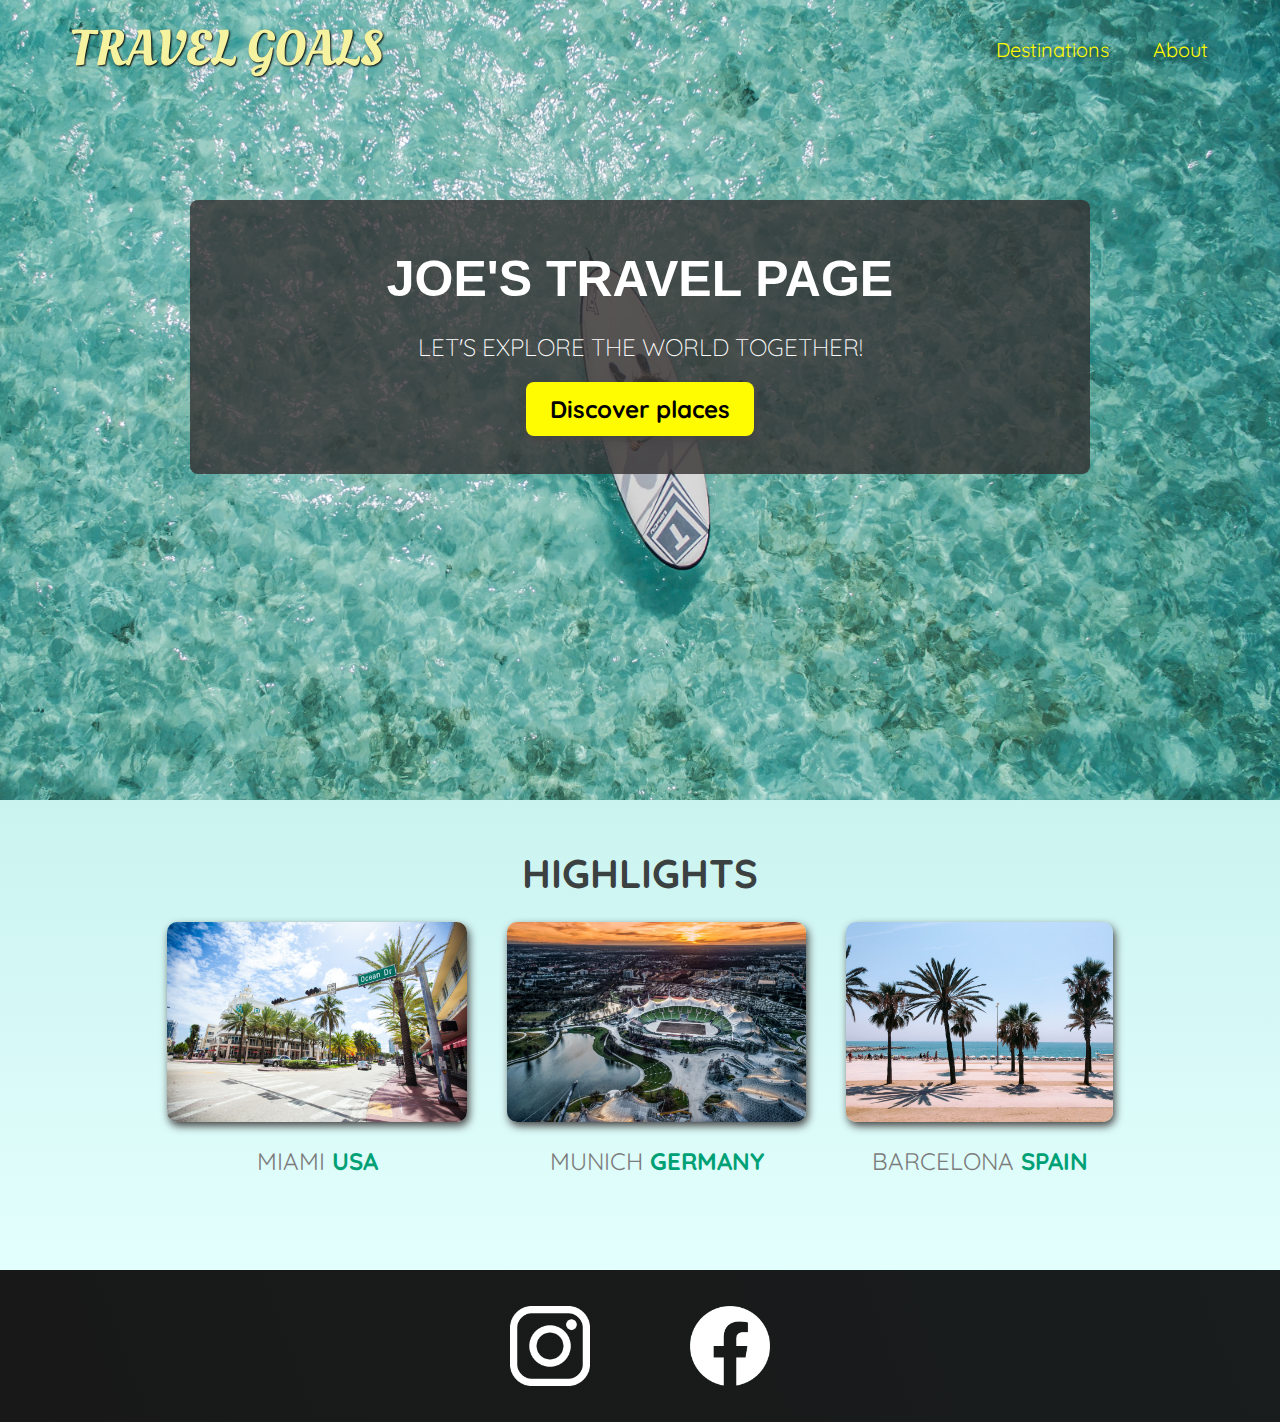
<file: index.html>
<!DOCTYPE html>
<html lang="en">
  <head>
    <meta charset="UTF-8" />
    <meta http-equiv="X-UA-Compatible" content="IE=edge" />
    <meta name="viewport" content="width=device-width, initial-scale=1.0" />
    <link rel="stylesheet" href="shared.css" />
    <link rel="stylesheet" href="style.css" />
    <link
      href="https://fonts.googleapis.com/css2?family=Raleway:wght@700&family=Oleo+Script:wght@700&family=Quicksand:wght@300;500;700&display=swap"
      rel="stylesheet"
    />
    <title>Travel Goals</title>
  </head>
  <body>
    <header id="container">
      <div id="page-logo">
        <a href="/index.html">Travel Goals</a>
      </div>
      <nav>
        <ul>
          <li><a href="/places.html">Destinations</a></li>
          <li><a href="/about.html">About</a></li>
        </ul>
      </nav>
    </header>
    <main>
      <section id="hero">
        <div id="hero-content">
          <h1>Joe's Travel Page</h1>
          <p>Let's explore the world together!</p>
          <a href="/places.html">Discover places</a>
        </div>
      </section>
      <section id="highlights">
        <h2>Highlights</h2>
        <ul id="destinations">
          <li class="destination">
            <img
              src="images/places/miami.jpg"
              alt="Miami streets on sunny day"
            />
            <p>Miami <strong>USA</strong></p>
          </li>
          <li class="destination">
            <img
              src="images/places/munich.jpg"
              alt="Munich footbal stadium in winter"
            />
            <p>Munich <strong>Germany</strong></p>
          </li>
          <li class="destination">
            <img
              src="images/places/barcelona.jpg"
              alt="Palm beach in Barcelona"
            />
            <p>Barcelona <strong>Spain</strong></p>
          </li>
        </ul>
      </section>
    </main>
    <footer>
      <ul>
        <li>
          <a href="https://www.instagrm.com"
            ><img src="images/icons/insta.png" alt="Instagram logo"
          /></a>
        </li>
        <li>
          <a href="https://facebook.com"
            ><img src="images/icons/facebook.png" alt="Facebook logo"
          /></a>
        </li>
      </ul>
    </footer>
  </body>
</html>
</file>
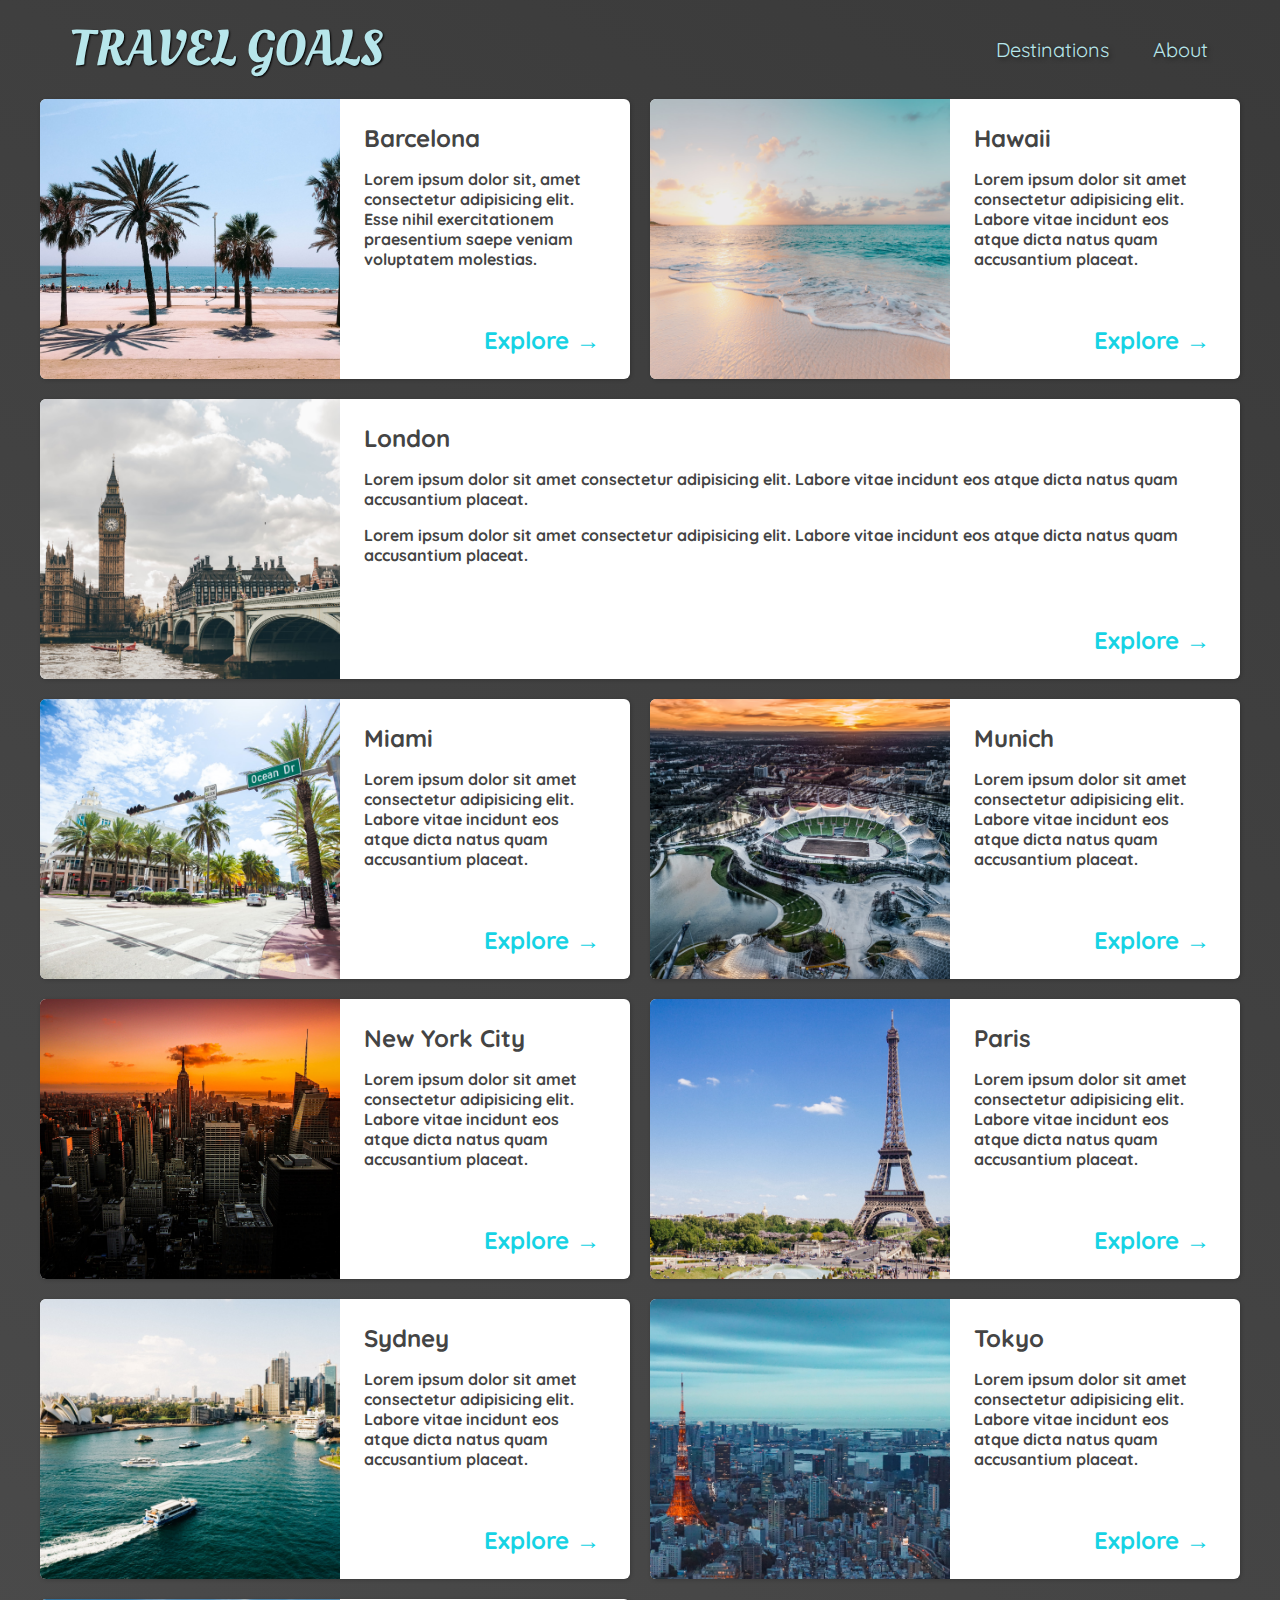
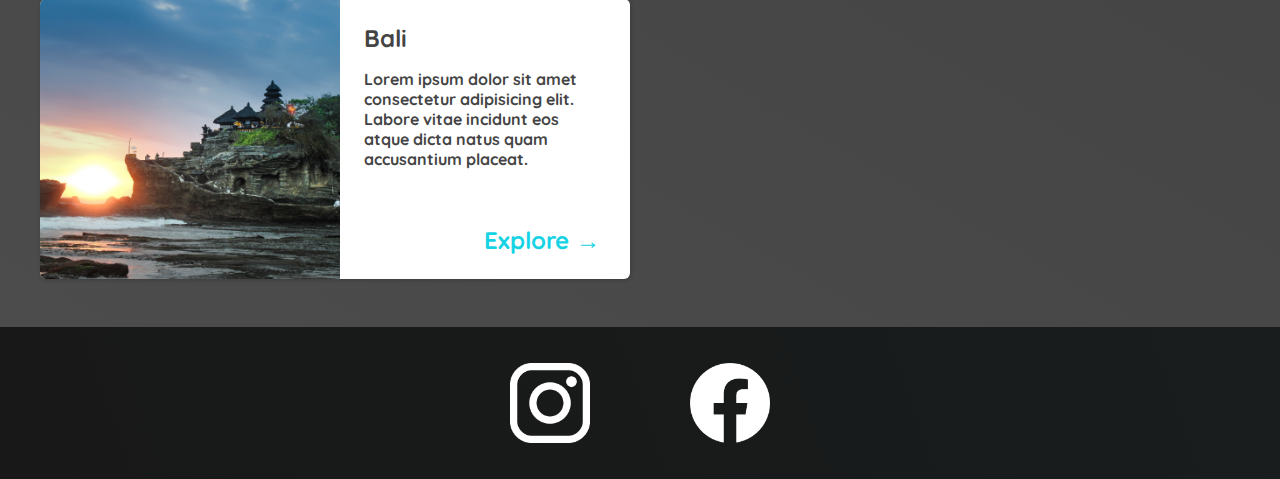
<file: places.html>
<!DOCTYPE html>
<html lang="en">
  <head>
    <meta charset="UTF-8" />
    <meta http-equiv="X-UA-Compatible" content="IE=edge" />
    <meta name="viewport" content="width=device-width, initial-scale=1.0" />
    <link rel="stylesheet" href="shared.css" />
    <link rel="stylesheet" href="places.css" />
    <link
      href="https://fonts.googleapis.com/css2?family=Raleway:wght@700&family=Oleo+Script:wght@700&family=Quicksand:wght@300;500;700&display=swap"
      rel="stylesheet"
    />
    <title>Places</title>
  </head>
  <body>
    <header id="container">
      <div id="page-logo">
        <a href="/index.html">Travel Goals</a>
      </div>
      <nav>
        <ul>
          <li><a href="/places.html">Destinations</a></li>
          <li><a href="/about.html">About</a></li>
        </ul>
      </nav>
    </header>
    <main>
      <ul>
        <li>
          <img src="/images/places/barcelona.jpg" alt="City of Barcelona" />
          <div class="item-content">
            <div>
              <h2>Barcelona</h2>
              <p>
                Lorem ipsum dolor sit, amet consectetur adipisicing elit. Esse
                nihil exercitationem praesentium saepe veniam voluptatem
                molestias.
              </p>
            </div>

            <div class="action">
              <a href="https://en.wikipedia.org/wiki/Barcelona">Explore &#x2192</a>
            </div>
          </div>
        </li>
        <li>
          <img src="images/places/hawaii.jpg" alt="Hawaii beach" />
          <div class="item-content">
            <div>
              <h2>Hawaii</h2>
              <p>
                Lorem ipsum dolor sit amet consectetur adipisicing elit. Labore
                vitae incidunt eos atque dicta natus quam accusantium placeat.
              </p>
            </div>
            <div class="action">
              <a href="hhttps://en.wikipedia.org/wiki/Hawaii">Explore &#x2192</a>
            </div>
          </div>
        </li>
        <li>
          <img src="images/places/london.jpg" alt="London city" />
          <div class="item-content">
            <div>
              <h2>London</h2>
              <p>
                Lorem ipsum dolor sit amet consectetur adipisicing elit. Labore
                vitae incidunt eos atque dicta natus quam accusantium placeat.
              </p>
              <p>
                Lorem ipsum dolor sit amet consectetur adipisicing elit. Labore
                vitae incidunt eos atque dicta natus quam accusantium placeat.
              </p>
            </div>
            <div class="action">
              <a href="https://en.wikipedia.org/wiki/London">Explore &#x2192</a>
            </div>
          </div>
        </li>
        <li>
          <img src="images/places/miami.jpg" alt="Miami streets" />
          <div class="item-content">
            <div>
              <h2>Miami</h2>
              <p>
                Lorem ipsum dolor sit amet consectetur adipisicing elit. Labore
                vitae incidunt eos atque dicta natus quam accusantium placeat.
              </p>
            </div>
            <div class="action">
              <a href="https://en.wikipedia.org/wiki/Miami">Explore &#x2192</a>
            </div>
          </div>
        </li>
        <li>
          <img src="images/places/munich.jpg" alt="Munich football stadium" />
          <div class="item-content">
            <div>
              <h2>Munich</h2>
              <p>
                Lorem ipsum dolor sit amet consectetur adipisicing elit. Labore
                vitae incidunt eos atque dicta natus quam accusantium placeat.
              </p>
            </div>
            <div class="action">
              <a href="https://en.wikipedia.org/wiki/Munich">Explore &#x2192</a>
            </div>
          </div>
        </li>
        <li>
          <img src="images/places/new-york-city.jpg" alt="New York City skyline" />
          <div class="item-content">
            <div>
              <h2>New York City</h2>
              <p>
                Lorem ipsum dolor sit amet consectetur adipisicing elit. Labore
                vitae incidunt eos atque dicta natus quam accusantium placeat.
              </p>
            </div>
            <div class="action">
              <a href="https://en.wikipedia.org/wiki/New_York_City"
                >Explore &#x2192</a
              >
            </div>
          </div>
        </li>
        <li>
          <img src="images/places/paris.jpg" alt="Paris city" />
          <div class="item-content">
            <div>
              <h2>Paris</h2>
              <p>
                Lorem ipsum dolor sit amet consectetur adipisicing elit. Labore
                vitae incidunt eos atque dicta natus quam accusantium placeat.
              </p>
            </div>
            <div class="action">
              <a href="https://en.wikipedia.org/wiki/Paris">Explore &#x2192</a>
            </div>
          </div>
        </li>
        <li>
          <img src="images/places/sydney.jpg" alt="Sydney beach" />
          <div class="item-content">
            <div>
              <h2>Sydney</h2>
              <p>
                Lorem ipsum dolor sit amet consectetur adipisicing elit. Labore
                vitae incidunt eos atque dicta natus quam accusantium placeat.
              </p>
            </div>
            <div class="action">
              <a href="https://en.wikipedia.org/wiki/Sydney">Explore &#x2192</a>
            </div>
          </div>
        </li>
        <li>
          <img src="images/places/tokyo.jpg" alt="Tokyo skyline" />
          <div class="item-content">
            <div>
              <h2>Tokyo</h2>
              <p>
                Lorem ipsum dolor sit amet consectetur adipisicing elit. Labore
                vitae incidunt eos atque dicta natus quam accusantium placeat.
              </p>
            </div>
            <div class="action">
              <a href="https://en.wikipedia.org/wiki/Tokyo">Explore &#x2192</a>
            </div>
          </div>
        </li>
        <li>
          <img src="images/places/bali.jpg" alt="Bali beach" />
          <div class="item-content">
            <div>
              <h2>Bali</h2>
              <p>
                Lorem ipsum dolor sit amet consectetur adipisicing elit. Labore
                vitae incidunt eos atque dicta natus quam accusantium placeat.
              </p>
            </div>
            <div class="action">
              <a href="https://en.wikipedia.org/wiki/Bali">Explore &#x2192</a>
            </div>
          </div>
        </li>
      </ul>
    </main>
    <footer>
      <ul>
        <li>
          <a href="https://www.instagrm.com"
            ><img src="images/icons/insta.png" alt="Instagram logo"
          /></a>
        </li>
        <li>
          <a href="https://facebook.com"
            ><img src="images/icons/facebook.png" alt="Facebook logo"
          /></a>
        </li>
      </ul>
    </footer>
  </body>
</html>
</file>
<file: shared.css>
body {
  font-family: "Quicksand", sans-serif;
  margin: 0;
}

ul {
  list-style: none;
  margin: 0;
  padding: 0;
}
#container {
  display: flex;
  align-items: center;
  justify-content: space-between;
  padding: 15px 60px;
  position: absolute;
  width: 100%;
  box-sizing: border-box;
  left: 0;
  top: 0;
}
#page-logo a {
  padding: 10px;
  font-family: "Oleo Script", sans-serif;
  color: rgb(245, 243, 160);
  font-size: 50px;
  text-decoration: none;
  text-transform: uppercase;
  text-shadow: 1px 1px 2px rgb(0, 0, 0);
}
nav ul {
  display: flex;
  flex-direction: row;
  justify-content: space-around;
  text-decoration: none;
}
nav a {
  margin-left: 20px;
  text-decoration: none;
  color: rgb(255, 251, 0);
  font-size: 20px;
  padding: 12px;
  text-shadow: 2px 2px 4px rgba(0, 0, 0, 0.5);
  border-radius: 6px;
}
nav a:hover {
  color: rgb(77, 77, 77);
  background-color: rgb(255, 251, 0);
}
footer {
  background: linear-gradient(70deg, rgb(24, 24, 24), rgb(25, 29, 29));
  padding: 36px;
}
footer ul {
  display: flex;
  justify-content: center;
}
footer li {
  width: 80px;
  height: 80px;
  margin: 0 50px;
}
footer img {
  width: 100%;
  height: 100%;
}
</file>
<file: style.css>
#hero {
  height: 800px;
  background-image: url("images/places/ocean.jpg");
  background-position: center;
  background-size: cover;
}
#hero-content {
  width: 900px;
  background-color: rgba(51, 47, 47, 0.8);
  box-shadow: 2px 4px 8px rgb(68, 67/67);
  border-radius: 8px;
  text-align: center;
  padding: 50px 0;
  margin: 0 auto;
  position: relative;
  top: 200px;
}

#hero-content h1 {
  color: rgb(255, 255, 255);
  text-transform: uppercase;
  font-size: 50px;
  font-family: "Relaway", sans-serif;
  margin: 0;
}
#hero-content p {
  color: white;
  text-transform: uppercase;
  font-size: 24px;
  font-weight: 300;
  margin-bottom: 32px;
}

#hero-content a {
  text-decoration: none;
  background-color: rgb(255, 251, 0);
  padding: 12px 24px;
  color: black;
  font-size: 24px;
  font-weight: bold;
  border-radius: 8px;
  box-shadow: 2px 4px 8px rgb(68, 67, 67);
}
#hero-content a:hover {
  background-color: rgb(255, 238, 0);
}
#highlights {
  padding: 24px;
  background: linear-gradient(0deg, rgb(227, 255, 253), rgb(202, 243, 240));
}
#highlights h2 {
  text-align: center;
  text-transform: uppercase;
  font-size: 40px;
  color: rgb(59, 65, 64);
  margin: 24px 0;
}
#destinations {
  display: flex;
  justify-content: center;
  width: 90%;
  margin: auto;
  margin-bottom: 50px;
}
.destination {
  margin: 0 20px;
  text-transform: uppercase;
}

.destination p {
  text-align: center;
  font-size: 24px;
  color: rgb(124, 123, 123);
  margin: 20px;
}
.destination img {
  height: 200px;
  width: 100%;
  box-shadow: 2px 4px 8px rgb(68, 67, 67);
  border-radius: 10px;
  object-fit: cover;
}
.destination strong {
  color: rgb(0, 160, 117);
}
</file>
<file: places.css>
body {
  background: linear-gradient(30deg, rgb(77, 77, 77), rgb(58, 58, 58));
  color: rgb(68, 68, 68);
}
#page-logo a {
  color: rgb(183, 230, 235);
}
#container {
  position: static;
}
header a {
  color: rgb(183, 230, 235);
}
header nav a:hover {
  background-color: rgb(183, 230, 235);
  color: rgb(59, 59, 59);
}
main ul {
  width: 1200px;
  margin: 0 auto 48px auto;
  display: grid;
  grid-template-columns: 1fr 1fr;
  gap: 20px 20px;
}
main li {
  display: flex;
  background-color: white;
  box-shadow: 1px 1px 4px rgba(0, 0, 0, 0.2);
  border-radius: 6px;
  overflow: hidden;
  width: auto;
}
li:nth-of-type(3) {
  grid-column: 1 / 3;
}
main li img {
  width: 300px;
  height: 280px;
  object-fit: cover;
}

.item-content {
  display: flex;
  flex-direction: column;
  justify-content: space-between;
  padding: 24px;
  font-weight: bold;
}
.item-content h2 {
  margin: 0;
}

.action {
  text-align: right;
}
.action a {
  text-decoration: none;
  padding: 6px;
  font-size: 24px;
  color: rgb(22, 211, 228);
  font-weight: bold;
  border-radius: 4px;
}
.action a:hover {
  background-color: rgb(235, 253, 255);
}
</file>
